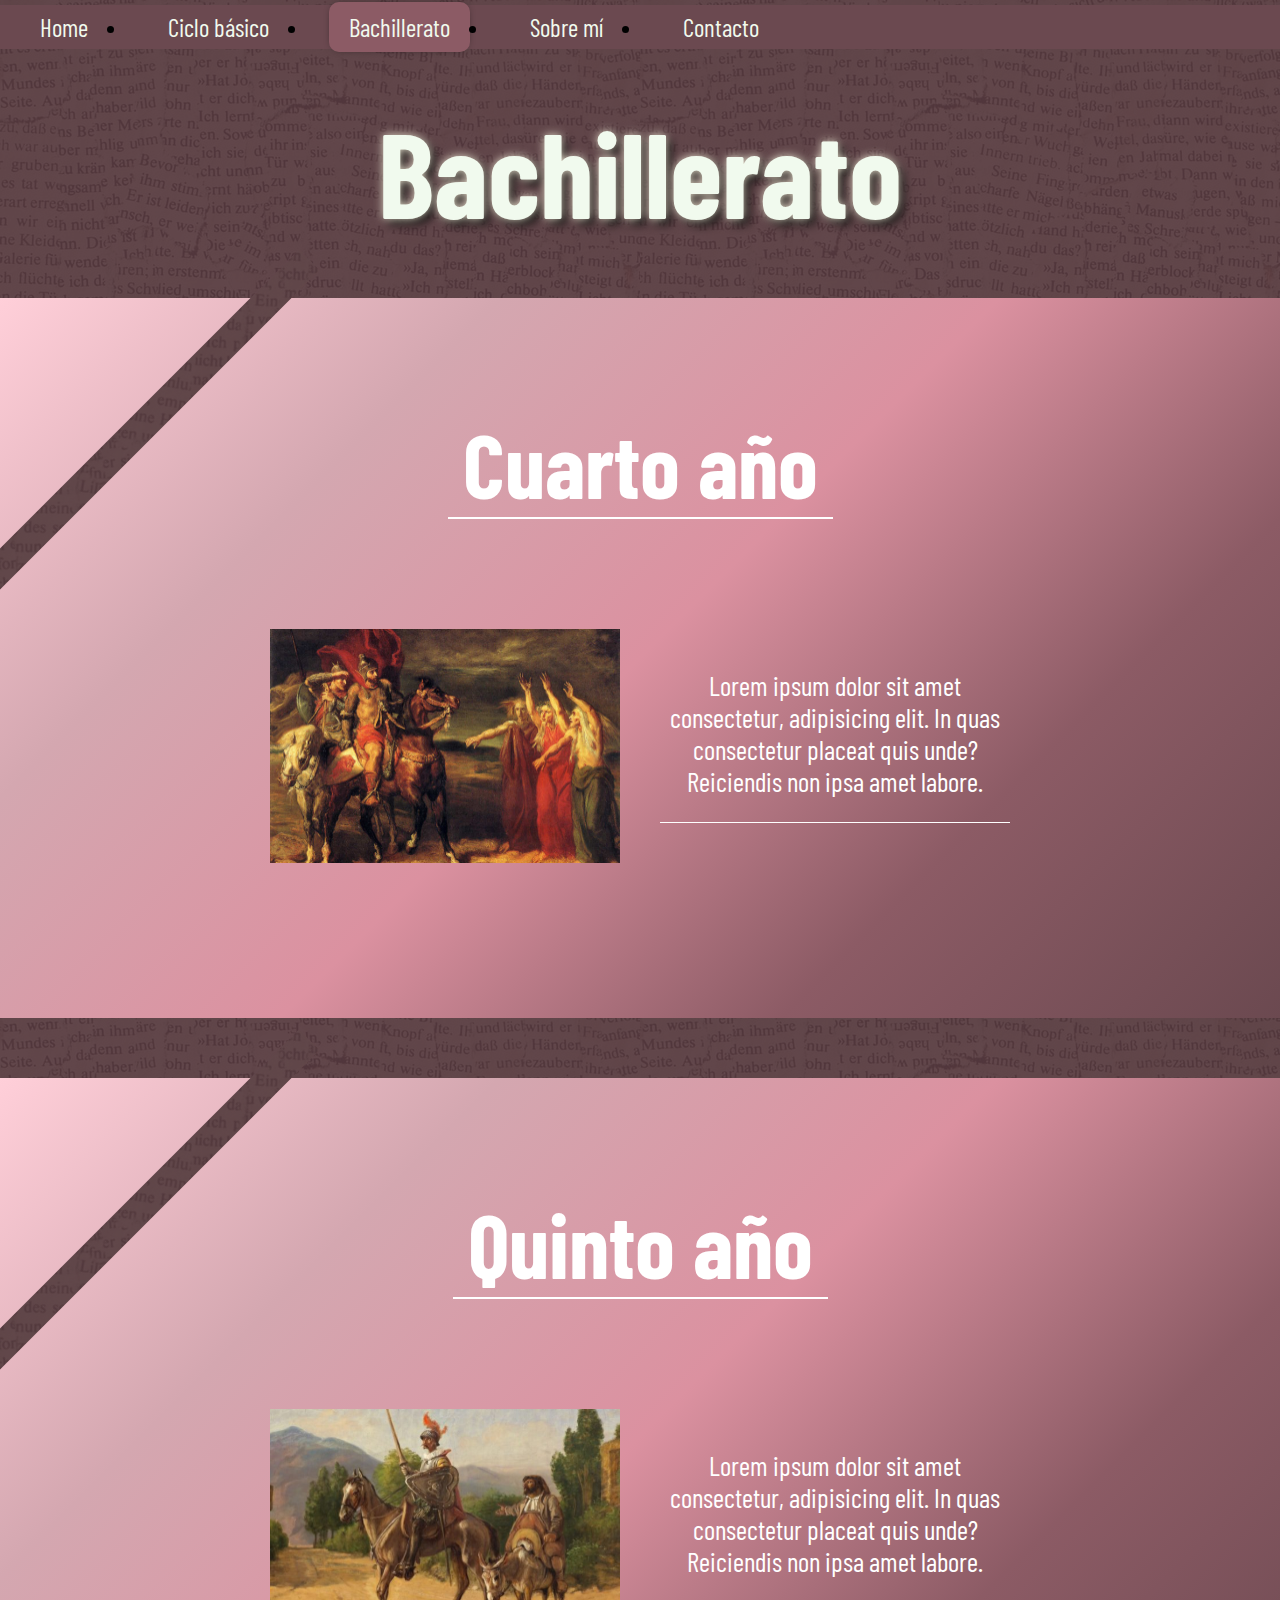
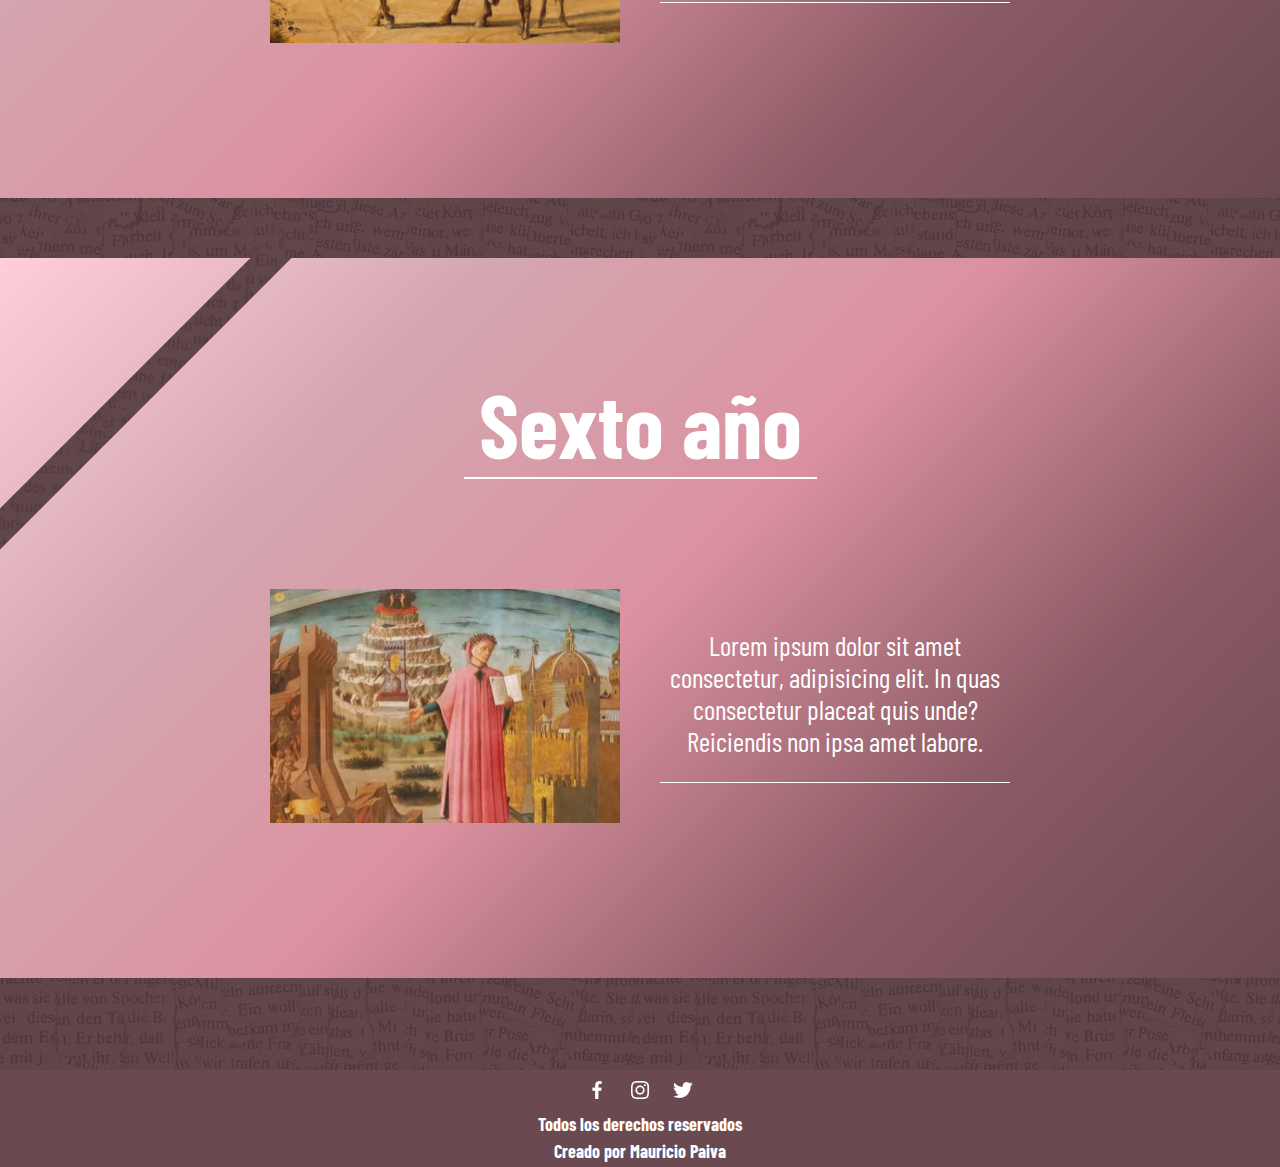
<file: pages/bach.html>
<!DOCTYPE html>
<html lang="en">
<head>
    <meta charset="UTF-8">
    <meta http-equiv="X-UA-Compatible" content="IE=edge">
    <meta name="viewport" content="width=device-width, initial-scale=1.0">
    <meta name="description" content="Aun no sé que poner, pero juro que para el proyecto final se me va a ocurrir algo épico. :3">
    <meta name="keywords" content="Palabras, clave, Para, El proyecto, Final, Lo juro, _:3">

    <!-- Texto animado -->
    <link rel="stylesheet" href="https://cdnjs.cloudflare.com/ajax/libs/animate.css/4.1.1/animate.min.css"/>

    

    <!-- Fuentes -->
    <link rel="preconnect" href="https://fonts.googleapis.com">
    <link rel="preconnect" href="https://fonts.gstatic.com" crossorigin>
    <link href="https://fonts.googleapis.com/css2?family=Barlow+Condensed:ital,wght@0,100;1,100&family=Clicker+Script&family=Fascinate+Inline&display=swap" rel="stylesheet">
    
    <link rel="preconnect" href="https://fonts.googleapis.com">
    <link rel="preconnect" href="https://fonts.gstatic.com" crossorigin>
    <link href="https://fonts.googleapis.com/css2?family=Clicker+Script&family=Fascinate+Inline&display=swap" rel="stylesheet">

    <!-- CSS BS -->
    <link href="https://cdn.jsdelivr.net/npm/bootstrap@5.2.0-beta1/dist/css/bootstrap.min.css" rel="stylesheet" integrity="sha384-0evHe/X+R7YkIZDRvuzKMRqM+OrBnVFBL6DOitfPri4tjfHxaWutUpFmBp4vmVor" crossorigin="anonymous">

    <!-- mi CSS -->
    <link rel="stylesheet" href="../css/main.css">
    <title>Rincón de letras - Ciclo básico</title>
</head>
<body>
    <div class="contenedor-tres">  
        <header class="header">
            <nav class="menu navbar navbar-expand-lg ">
                <div class="menu__div-fluid container-fluid">
                    <a href="../index.html" class="a-none">Home</a>
                    <button class="menu__icono " type="button" data-bs-toggle="collapse" data-bs-target="#navbarSupportedContent" aria-controls="navbarSupportedContent" aria-expanded="false" aria-label="Toggle navigation">
                        <img src="../img/menu-icono.png" alt="">
                    </button>
                    <div class="collapse navbar-collapse" id="navbarSupportedContent">
                        <ul class="menu__ul navbar-nav">
                            <li class="menu__li">
                                <a class="menu__a " href="../index.html">Home</a>
                            </li>
                            <li class="menu__li">
                                <a class="menu__a " href="cb.html">Ciclo básico</a>
                            </li>
                            <li class="menu__li">
                                <a class="menu__a selected" href="bach.html">Bachillerato</a>
                            </li>
                            <li class="menu__li">
                                <a class="menu__a " href="sobmi.html">Sobre mí</a>
                            </li>
                            <li class="menu__li">
                                <a class="menu__a " href="contacto.html">Contacto</a>
                            </li>
                        </ul>
                    </div>
                </div>
              </nav>
              <h1 class="header__h1 animate__animated animate__bounce animate__flash">Bachillerato</h1>
        </header>
        <main class="main">
            <div class="cont-4to">
                <span></span>
                <div class="div-h3">
                    <h3>Cuarto año</h3>
                </div>         
                <div class="cont-bach">
                    <div class="div-img">
                        <img src="../img/bach-1.svg" alt="">
                    </div>
                        <div class="p">
                            <a href="#">
                                <p>
                                    Lorem ipsum dolor sit amet consectetur, adipisicing elit. In quas consectetur placeat quis unde? Reiciendis non ipsa amet labore. 
                                </p>
                            </a>
                        </div>
                </div>
            </div>              
            <div class="cont-5to">
                <span></span>
                <div class="div-h3">
                    <h3>Quinto año</h3>
                </div>
                <div class="cont-bach">
                    <div class="div-img">
                        <img src="../img/bach-2.svg" alt="">
                    </div>
                    <div class="p">
                        <a href="#">
                            <p>
                                Lorem ipsum dolor sit amet consectetur, adipisicing elit. In quas consectetur placeat quis unde? Reiciendis non ipsa amet labore. 
                            </p>
                        </a>
                    </div>
                </div>
            </div>
            <div class="cont-6to">
                <span></span>
                <div class="div-h3">
                    <h3>Sexto año</h3>
                </div>
                <div class="cont-bach">
                    <div class="div-img">
                        <img src="../img/bach-3.svg" alt="">
                    </div>
                    <div class="p">
                        <a href="#">
                            <p>
                                Lorem ipsum dolor sit amet consectetur, adipisicing elit. In quas consectetur placeat quis unde? Reiciendis non ipsa amet labore. 
                            </p>
                        </a>
                    </div>
                </div>
            </div>
        </main>
        <footer class="footer">
            <div class="footer__img">
                <a href="https://es-la.facebook.com/" target="_blank" style="text-decoration: none;">
                    <img src="../img/fb.png" alt="">
                </a>
                <a href="https://www.instagram.com/" target="_blank" style="text-decoration: none;">
                    <img src="../img/ig.png" alt="">
                </a>
                <a href="https://twitter.com/?lang=es" target="_blank" style="text-decoration: none;">
                    <img src="../img/tw.png" alt="">
                </a>
            </div>
            <h2 class="footer__h2"> Todos los derechos reservados</h2>
            <h2 class="footer__h2">Creado por Mauricio Paiva</h2>
        </footer>  
    </div>
    <!-- JavaScript Bundle with Popper -->
    <script src="https://cdn.jsdelivr.net/npm/bootstrap@5.2.0-beta1/dist/js/bootstrap.bundle.min.js" integrity="sha384-pprn3073KE6tl6bjs2QrFaJGz5/SUsLqktiwsUTF55Jfv3qYSDhgCecCxMW52nD2" crossorigin="anonymous"></script>
</body>
</html>
</file>
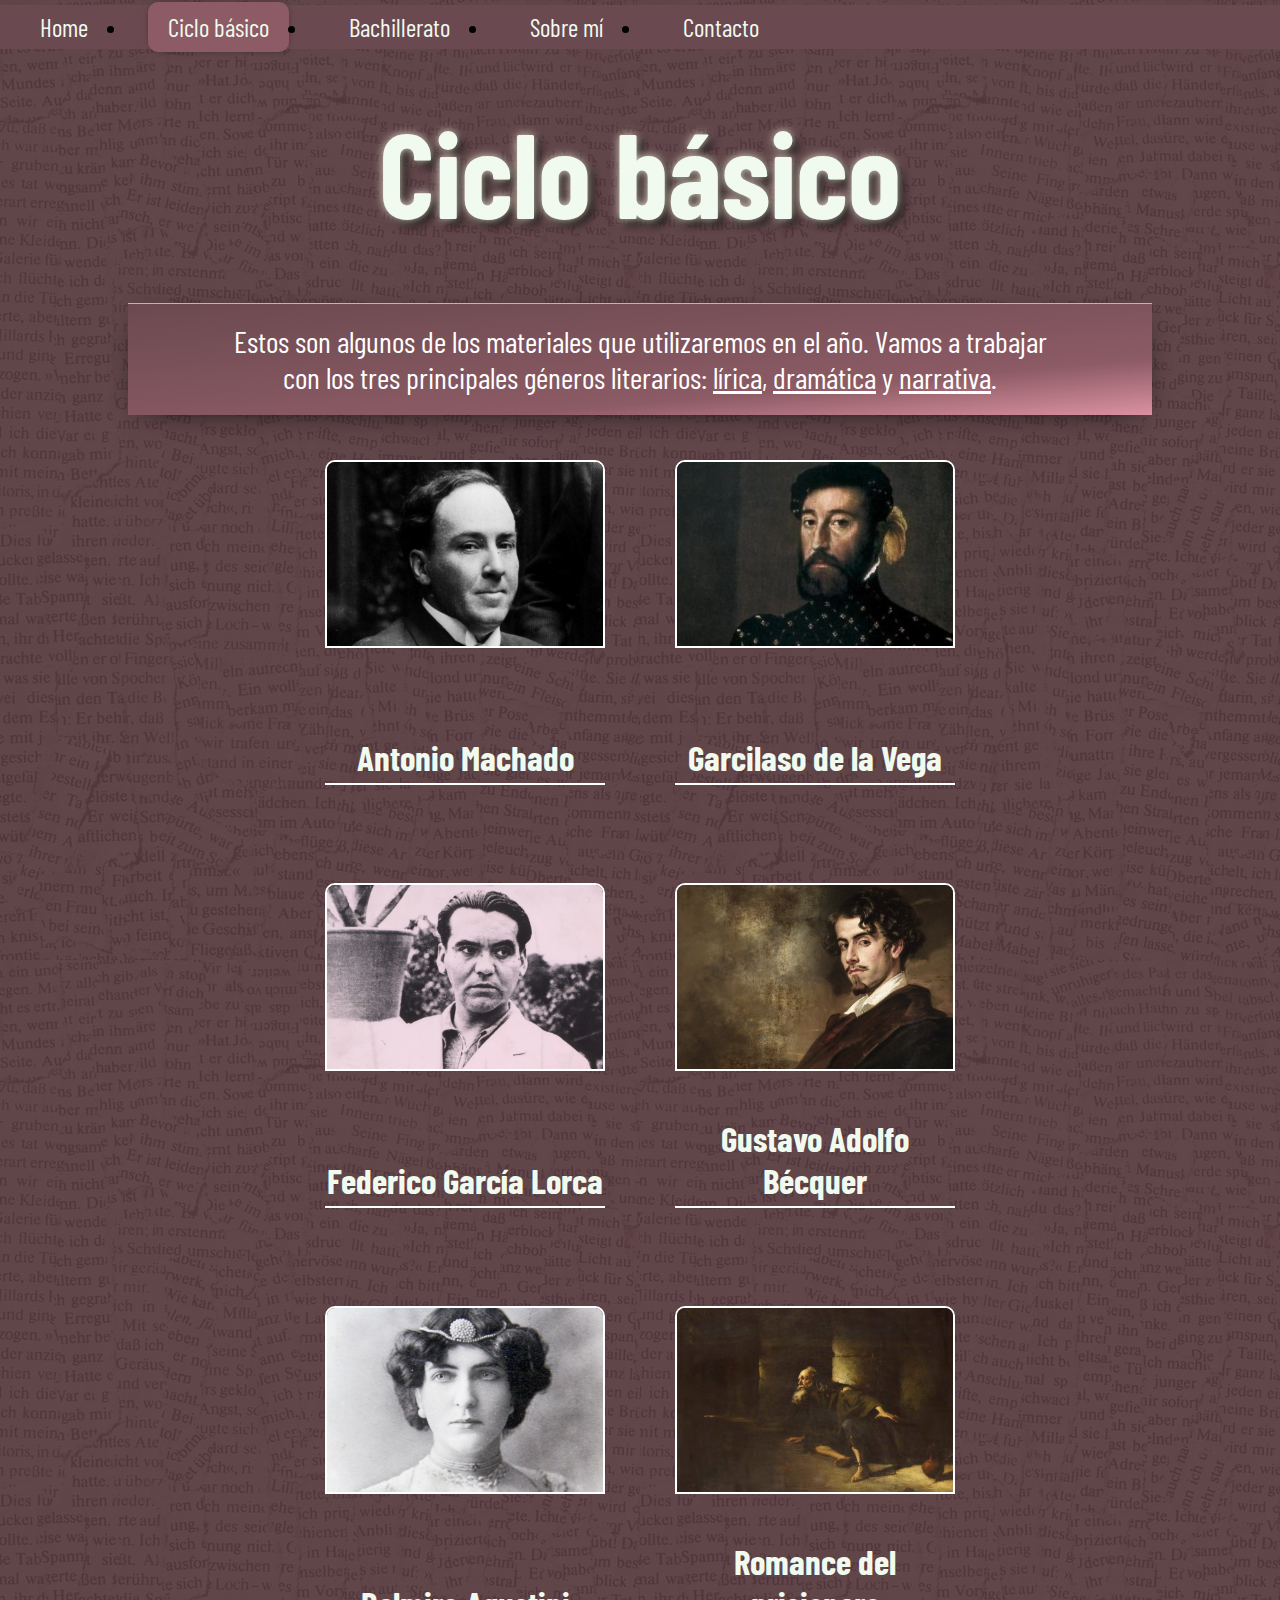
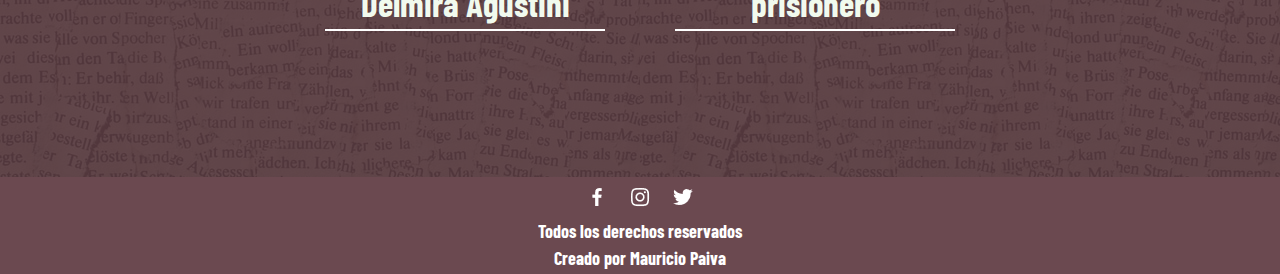
<file: pages/cb.html>
<!DOCTYPE html>
<html lang="en">
<head>
    <meta charset="UTF-8">
    <meta http-equiv="X-UA-Compatible" content="IE=edge">
    <meta name="viewport" content="width=device-width, initial-scale=1.0">
    <meta name="description" content="Aun no sé que poner, pero juro que para el proyecto final se me va a ocurrir algo épico. :3">
    <meta name="keywords" content="Palabras, clave, Para, El proyecto, Final, Lo juro, _:3">

    <!-- Texto animado -->
    <link rel="stylesheet" href="https://cdnjs.cloudflare.com/ajax/libs/animate.css/4.1.1/animate.min.css"/>

    <!-- Fuentes -->
    <link rel="preconnect" href="https://fonts.googleapis.com">
    <link rel="preconnect" href="https://fonts.gstatic.com" crossorigin>
    <link href="https://fonts.googleapis.com/css2?family=Barlow+Condensed:ital,wght@0,100;1,100&family=Clicker+Script&family=Fascinate+Inline&display=swap" rel="stylesheet">
    
    <link rel="preconnect" href="https://fonts.googleapis.com">
    <link rel="preconnect" href="https://fonts.gstatic.com" crossorigin>
    <link href="https://fonts.googleapis.com/css2?family=Clicker+Script&family=Fascinate+Inline&display=swap" rel="stylesheet">

    <!-- CSS BS -->
    <link href="https://cdn.jsdelivr.net/npm/bootstrap@5.2.0-beta1/dist/css/bootstrap.min.css" rel="stylesheet" integrity="sha384-0evHe/X+R7YkIZDRvuzKMRqM+OrBnVFBL6DOitfPri4tjfHxaWutUpFmBp4vmVor" crossorigin="anonymous">

    <!-- mi CSS -->
    <link rel="stylesheet" href="../css/main.css">
    <title>Rincón de letras - Ciclo básico</title>
</head>
<body>
    <div class="contenedor-dos">
        <header class="header">
            <nav class="menu navbar navbar-expand-lg ">
                <div class="menu__div-fluid container-fluid">
                    <a href="../index.html" class="a-none">Home</a>
                    <button class="menu__icono " type="button" data-bs-toggle="collapse" data-bs-target="#navbarSupportedContent" aria-controls="navbarSupportedContent" aria-expanded="false" aria-label="Toggle navigation">
                        <img src="../img/menu-icono.png" alt="">
                    </button>
                    <div class="collapse navbar-collapse" id="navbarSupportedContent">
                        <ul class="menu__ul navbar-nav">
                            <li class="menu__li">
                                <a class="menu__a " href="../index.html">Home</a>
                            </li>
                            <li class="menu__li">
                                <a class="menu__a selected" href="cb.html">Ciclo básico</a>
                            </li>
                            <li class="menu__li">
                                <a class="menu__a " href="bach.html">Bachillerato</a>
                            </li>
                            <li class="menu__li">
                                <a class="menu__a " href="sobmi.html">Sobre mí</a>
                            </li>
                            <li class="menu__li">
                                <a class="menu__a " href="contacto.html">Contacto</a>
                            </li>
                        </ul>
                    </div>
                </div>
              </nav>
              <h1 class="header__h1 animate__animated animate__bounce animate__flash">Ciclo básico</h1>
        </header>
        <main class="main">
            <div class="div-p">
                <p>
                    Estos son algunos de los materiales que utilizaremos en el año.  Vamos a trabajar con los tres principales géneros literarios: <a href="https://es.wikipedia.org/wiki/L%C3%ADrica" target="blank">lírica</a>, <a href="https://es.wikipedia.org/wiki/Drama" target="blank">dramática</a> y <a href="https://es.wikipedia.org/wiki/Narrativa" target="blank">narrativa</a>.
                </p>
            </div>
            <div class="cont-dinamico">
                <a href="#">
                    <div class="cont-1">
                        <img src="../img/cb-1.svg" alt="">
                        <h2>Antonio Machado</h2>
                    </div>
                </a>
                <a href="#">
                    <div class="cont-2">
                        <img src="../img/cb-2.svg" alt="">
                        <h2>Garcilaso de la Vega</h2>
                    </div>
                </a>
                <a href="#">
                    <div class="cont-3">
                        <img src="../img/cb-3.svg" alt="">
                        <h3>Federico García Lorca</h3>
                    </div>
                </a>
                <a href="#">
                    <div class="cont-4">
                        <img src="../img/cb-4.svg" alt="">
                        <h3>Gustavo Adolfo Bécquer</h3>
                    </div>
                </a>
                <a href="#">
                    <div class="cont-5">
                        <img src="../img/cb-5.svg" alt="">
                        <h3>Delmira Agustini</h3>
                    </div>
                </a>
                <a href="#">
                    <div class="cont-6">
                        <img src="../img/cb-6.svg" alt="">
                        <h3>Romance del prisionero</h3>
                    </div>
                </a>                  
            </div>
        </main>
        <footer class="footer">
            <div class="footer__img">
                <a href="https://es-la.facebook.com/" target="_blank" style="text-decoration: none;">
                    <img src="../img/fb.png" alt="">
                </a>
                <a href="https://www.instagram.com/" target="_blank" style="text-decoration: none;">
                    <img src="../img/ig.png" alt="">
                </a>
                <a href="https://twitter.com/?lang=es" target="_blank" style="text-decoration: none;">
                    <img src="../img/tw.png" alt="">
                </a>
            </div>
            <h2 class="footer__h2"> Todos los derechos reservados</h2>
            <h2 class="footer__h2">Creado por Mauricio Paiva</h2>
        </footer>
    </div>
    <!-- JavaScript Bundle with Popper -->
    <script src="https://cdn.jsdelivr.net/npm/bootstrap@5.2.0-beta1/dist/js/bootstrap.bundle.min.js" integrity="sha384-pprn3073KE6tl6bjs2QrFaJGz5/SUsLqktiwsUTF55Jfv3qYSDhgCecCxMW52nD2" crossorigin="anonymous"></script>
</body>
</html>
</file>
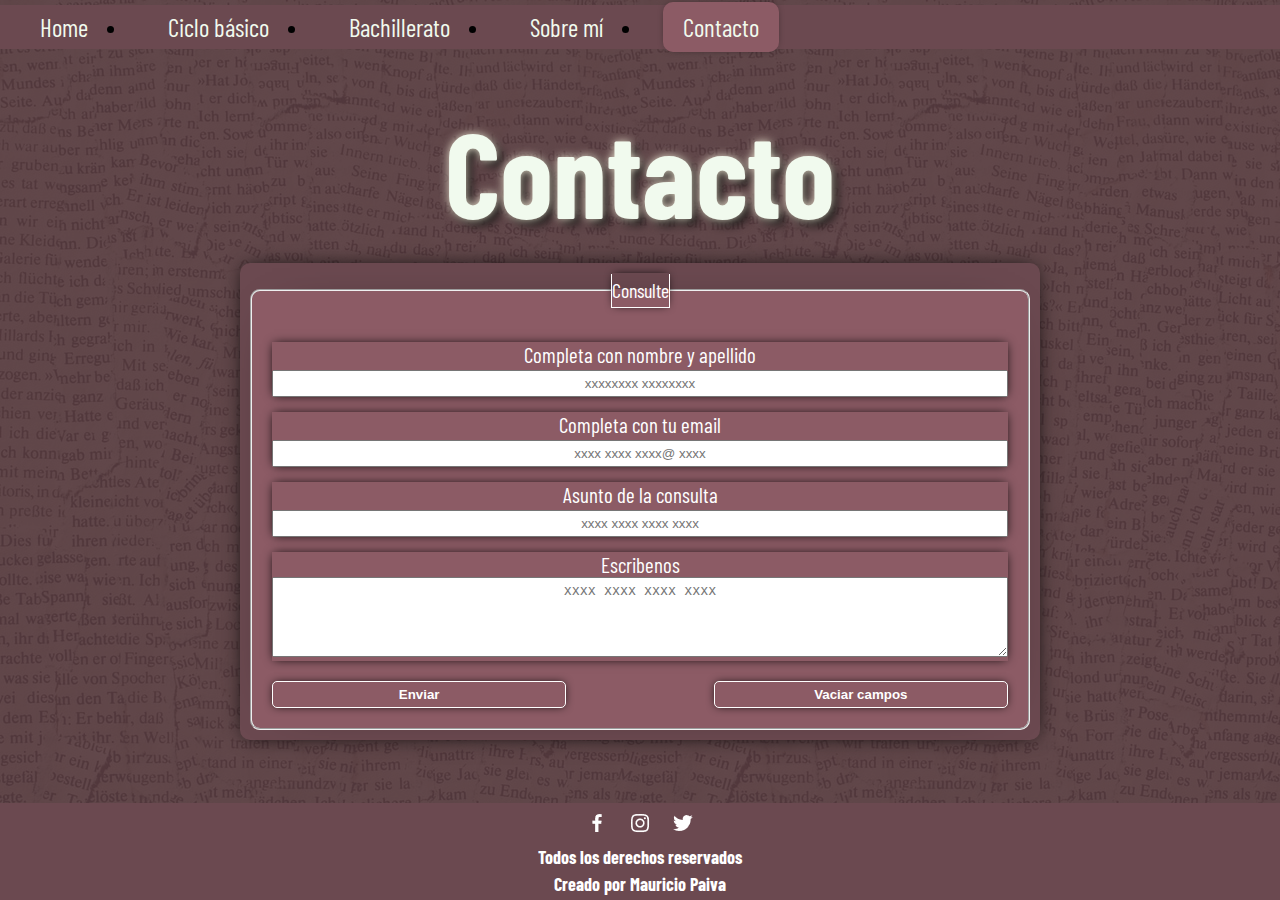
<file: pages/contacto.html>
<!DOCTYPE html>
<html lang="en">
<head>
    <meta charset="UTF-8">
    <meta http-equiv="X-UA-Compatible" content="IE=edge">
    <meta name="viewport" content="width=device-width, initial-scale=1.0">
    <meta name="description" content="Aun no sé que poner, pero juro que para el proyecto final se me va a ocurrir algo épico. :3">
    <meta name="keywords" content="Palabras, clave, Para, El proyecto, Final, Lo juro, _:3">

    <!-- Texto animado -->
    <link rel="stylesheet" href="https://cdnjs.cloudflare.com/ajax/libs/animate.css/4.1.1/animate.min.css"/>

    <!-- Fuentes -->
    <link rel="preconnect" href="https://fonts.googleapis.com">
    <link rel="preconnect" href="https://fonts.gstatic.com" crossorigin>
    <link href="https://fonts.googleapis.com/css2?family=Barlow+Condensed:ital,wght@0,100;1,100&family=Clicker+Script&family=Fascinate+Inline&display=swap" rel="stylesheet">
    
    <link rel="preconnect" href="https://fonts.googleapis.com">
    <link rel="preconnect" href="https://fonts.gstatic.com" crossorigin>
    <link href="https://fonts.googleapis.com/css2?family=Clicker+Script&family=Fascinate+Inline&display=swap" rel="stylesheet">

    <!-- CSS BS -->
    <link href="https://cdn.jsdelivr.net/npm/bootstrap@5.2.0-beta1/dist/css/bootstrap.min.css" rel="stylesheet" integrity="sha384-0evHe/X+R7YkIZDRvuzKMRqM+OrBnVFBL6DOitfPri4tjfHxaWutUpFmBp4vmVor" crossorigin="anonymous">

    <!-- mi CSS -->
    <link rel="stylesheet" href="../css/main.css">
    <title>Rincón de letras - Ciclo básico</title>
</head>
<body>
    <div class="contenedor-cinco">        
        <header class="header">
            <nav class="menu navbar navbar-expand-lg ">
                <div class="menu__div-fluid container-fluid">
                    <a href="../index.html" class="a-none">Home</a>
                    <button class="menu__icono " type="button" data-bs-toggle="collapse" data-bs-target="#navbarSupportedContent" aria-controls="navbarSupportedContent" aria-expanded="false" aria-label="Toggle navigation">
                        <img src="../img/menu-icono.png" alt="">
                    </button>
                    <div class="collapse navbar-collapse" id="navbarSupportedContent">
                        <ul class="menu__ul navbar-nav">
                            <li class="menu__li">
                                <a class="menu__a " href="../index.html">Home</a>
                            </li>
                            <li class="menu__li">
                                <a class="menu__a " href="cb.html">Ciclo básico</a>
                            </li>
                            <li class="menu__li">
                                <a class="menu__a " href="bach.html">Bachillerato</a>
                            </li>
                            <li class="menu__li">
                                <a class="menu__a " href="sobmi.html">Sobre mí</a>
                            </li>
                            <li class="menu__li">
                                <a class="menu__a selected" href="contacto.html">Contacto</a>
                            </li>
                        </ul>
                    </div>
                </div>
              </nav>
              <h1 class="header__h1 animate__animated animate__bounce animate__flash">Contacto</h1>
        </header>
        <main class="main">
            <form action="" class="form">
                <fieldset class="form__area">
                    <legend class="form__title"> Consulte </legend>
        
                    <div class="form__div">
                        <label for="nombre" class="form__lab">
                            Completa con nombre y apellido 
                         </label>
                        <input type="text" name="nombre" placeholder="xxxxxxxx xxxxxxxx" class="form__input">
                    </div>
        
                    <div class="form__div">
                        <label for="email" class="form__lab">
                            Completa con tu email
                        </label>
                        <input type="email" name="email" placeholder="xxxx xxxx xxxx@ xxxx" class="form__input">
                    </div>
        
                    <div class="form__div">
                        <label for="numero-telefonico" class="form__lab">
                            Asunto de la consulta
                        </label>
                        <input type="text" name="asunto" placeholder="xxxx xxxx xxxx xxxx" class="form__input">
                    </div>
        
                    <div class="form__div">
                        <label for="consulta" class="form__lab">
                            Escribenos
                         </label>
                         <textarea name="consulta" placeholder="xxxx xxxx xxxx xxxx" class="form__input-consulta" cols="30" rows="10"></textarea>
                        
                    </div>
        
                    <div class="form__div-1">
                        <input type="submit" value="Enviar" class="form__input-1">
                        <input type="reset" value="Vaciar campos" class="form__input-1">
                     </div>
                </fieldset>
            </form>
        </main>
      
        <footer class="footer">
            <div class="footer__img">
                <a href="https://es-la.facebook.com/" target="_blank" style="text-decoration: none;">
                    <img src="../img/fb.png" alt="">
                </a>
                <a href="https://www.instagram.com/" target="_blank" style="text-decoration: none;">
                    <img src="../img/ig.png" alt="">
                </a>
                <a href="https://twitter.com/?lang=es" target="_blank" style="text-decoration: none;">
                    <img src="../img/tw.png" alt="">
                </a>
            </div>
            <h2 class="footer__h2"> Todos los derechos reservados</h2>
            <h2 class="footer__h2">Creado por Mauricio Paiva</h2>
        </footer> 
    </div>
    <!-- JavaScript Bundle with Popper -->
    <script src="https://cdn.jsdelivr.net/npm/bootstrap@5.2.0-beta1/dist/js/bootstrap.bundle.min.js" integrity="sha384-pprn3073KE6tl6bjs2QrFaJGz5/SUsLqktiwsUTF55Jfv3qYSDhgCecCxMW52nD2" crossorigin="anonymous"></script>

</body>
</html>
</file>
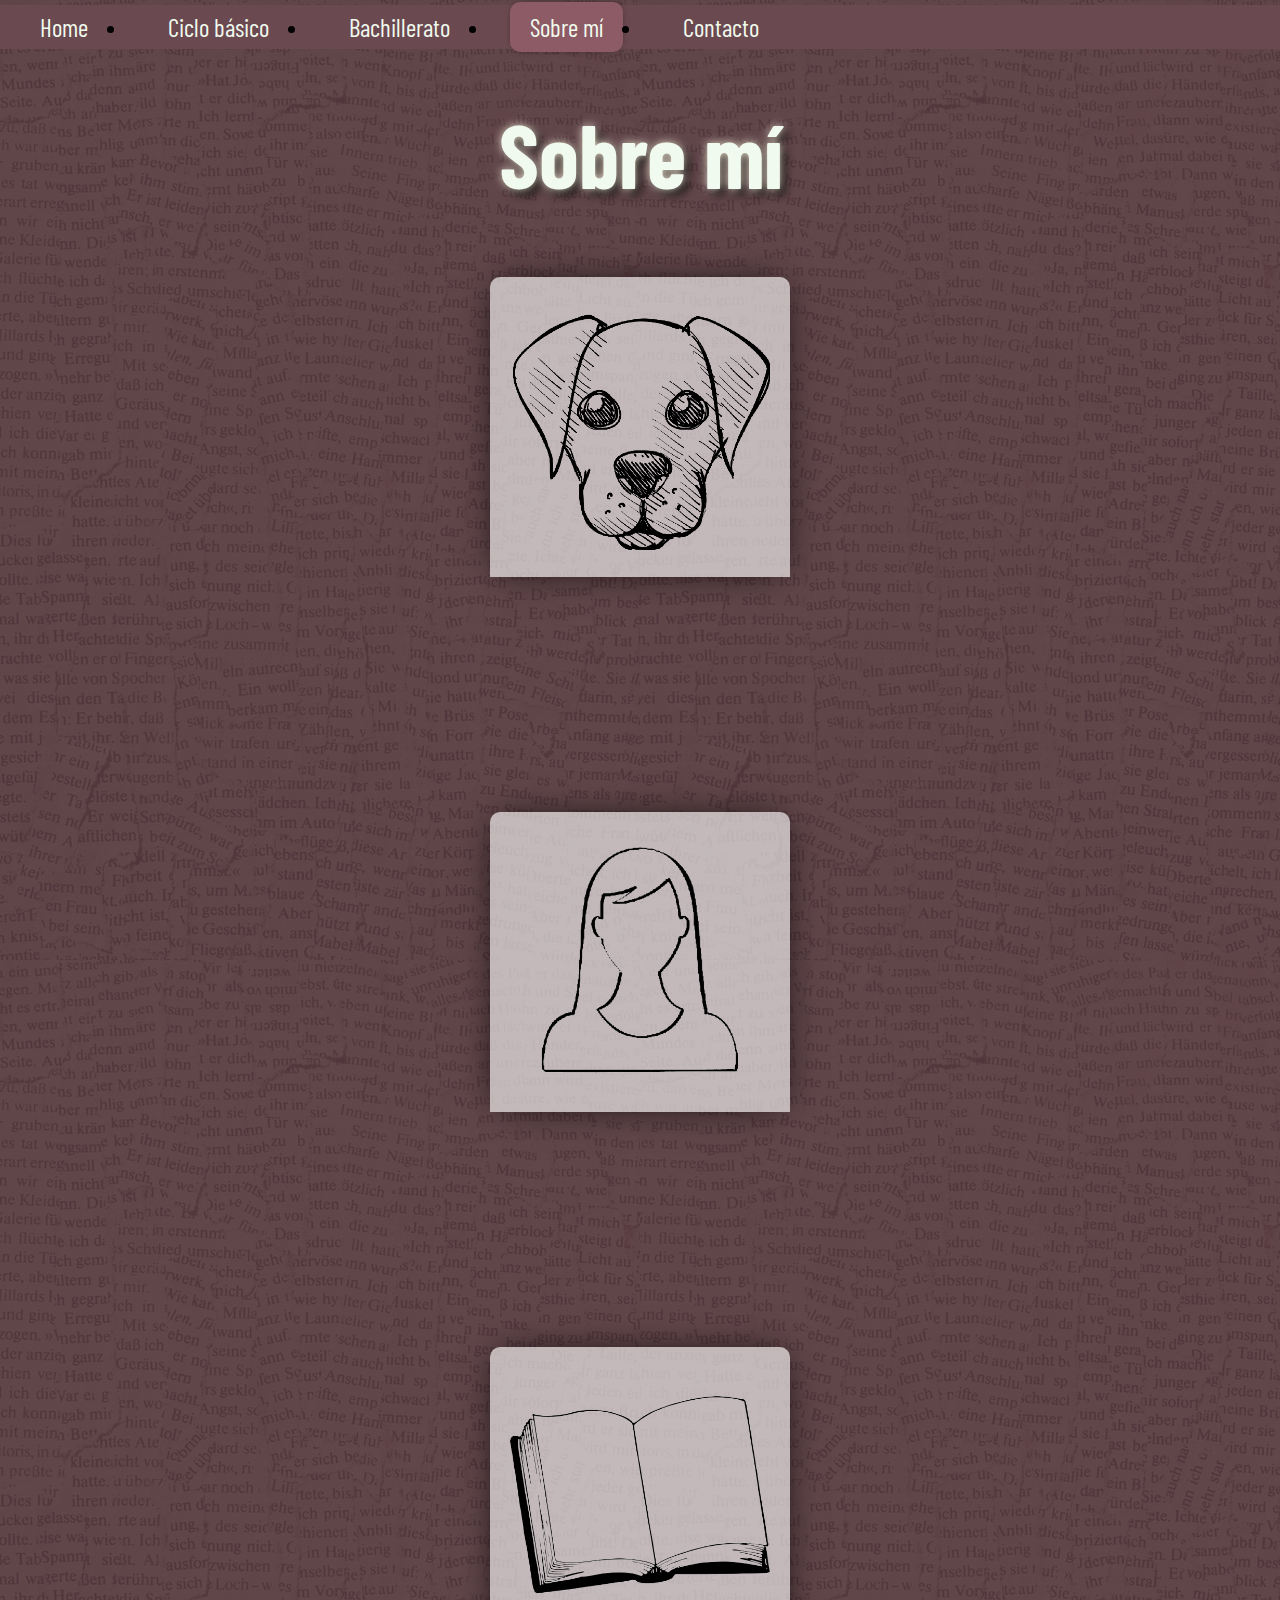
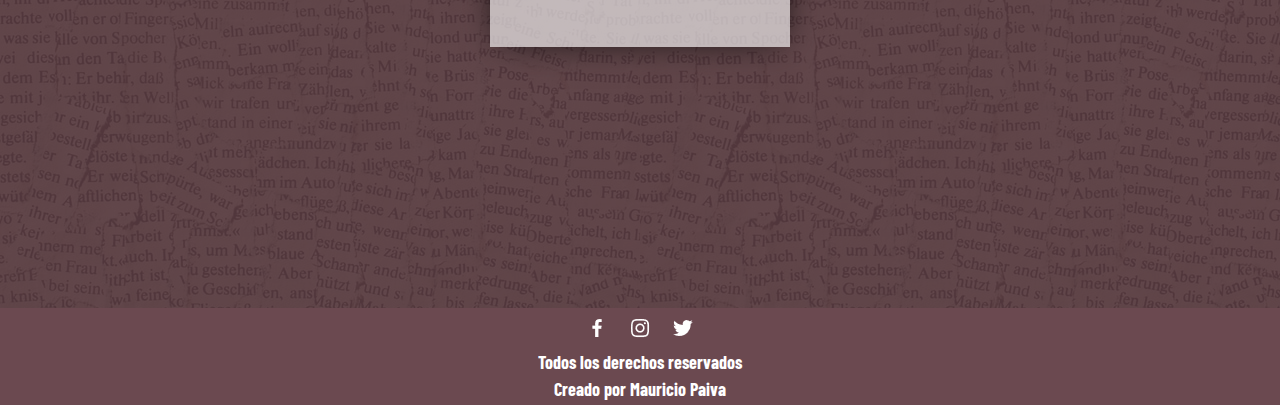
<file: pages/sobmi.html>
<!DOCTYPE html>
<html lang="en">
<head>
    <meta charset="UTF-8">
    <meta http-equiv="X-UA-Compatible" content="IE=edge">
    <meta name="viewport" content="width=device-width, initial-scale=1.0">
    <meta name="description" content="Aun no sé que poner, pero juro que para el proyecto final se me va a ocurrir algo épico. :3">
    <meta name="keywords" content="Palabras, clave, Para, El proyecto, Final, Lo juro, _:3">

    <!-- Texto animado -->
    <link rel="stylesheet" href="https://cdnjs.cloudflare.com/ajax/libs/animate.css/4.1.1/animate.min.css"/>

    <!-- Fuentes -->
    <link rel="preconnect" href="https://fonts.googleapis.com">
    <link rel="preconnect" href="https://fonts.gstatic.com" crossorigin>
    <link href="https://fonts.googleapis.com/css2?family=Barlow+Condensed:ital,wght@0,100;1,100&family=Clicker+Script&family=Fascinate+Inline&display=swap" rel="stylesheet">
    
    <link rel="preconnect" href="https://fonts.googleapis.com">
    <link rel="preconnect" href="https://fonts.gstatic.com" crossorigin>
    <link href="https://fonts.googleapis.com/css2?family=Clicker+Script&family=Fascinate+Inline&display=swap" rel="stylesheet">

    <!-- CSS BS -->
    <link href="https://cdn.jsdelivr.net/npm/bootstrap@5.2.0-beta1/dist/css/bootstrap.min.css" rel="stylesheet" integrity="sha384-0evHe/X+R7YkIZDRvuzKMRqM+OrBnVFBL6DOitfPri4tjfHxaWutUpFmBp4vmVor" crossorigin="anonymous">

    <!-- mi CSS -->
    <link rel="stylesheet" href="../css/main.css">
    <title>Rincón de letras - Ciclo básico</title>
</head>
<body>
    <div class="contenedor-cuatro">  
        <header class="header">
            <nav class="menu navbar navbar-expand-lg ">
                <div class="menu__div-fluid container-fluid">
                    <a href="../index.html" class="a-none">Home</a>
                    <button class="menu__icono " type="button" data-bs-toggle="collapse" data-bs-target="#navbarSupportedContent" aria-controls="navbarSupportedContent" aria-expanded="false" aria-label="Toggle navigation">
                        <img src="../img/menu-icono.png" alt="">
                    </button>
                    <div class="collapse navbar-collapse" id="navbarSupportedContent">
                        <ul class="menu__ul navbar-nav">
                            <li class="menu__li">
                                <a class="menu__a " href="../index.html">Home</a>
                            </li>
                            <li class="menu__li">
                                <a class="menu__a " href="cb.html">Ciclo básico</a>
                            </li>
                            <li class="menu__li">
                                <a class="menu__a " href="bach.html">Bachillerato</a>
                            </li>
                            <li class="menu__li">
                                <a class="menu__a selected" href="sobmi.html">Sobre mí</a>
                            </li>
                            <li class="menu__li">
                                <a class="menu__a " href="contacto.html">Contacto</a>
                            </li>
                        </ul>
                    </div>
                </div>
            </nav>
            <h1 class="header__h1 animate__animated animate__bounce animate__flash"> Sobre mí</h1>
        </header>
        <main class="main">
            <div class="cont-1">
                <div class="div-img-1">
                    <img src="../img/sobmi-mascota.png" alt="">
                </div>
                <div class="parrafo-1">
                    <p>
                        Lorem ipsum dolor sit amet consectetur adipisicing elit. Omnis ullam iure quas accusantium veritatis, impedit esse ex dignissimos fugit! Quisquam molestias.
                    </p>
                </div>
            </div>
            <div class="cont-2">
                <div class="div-img-2">
                    <img src="../img/sobmi-persona.png" alt="">
                </div>
                <div class="parrafo-2">
                    <p>
                        Lorem ipsum dolor sit amet consectetur adipisicing elit. Omnis ullam iure quas accusantium veritatis, impedit esse ex dignissimos fugit! Quisquam molestias.
                    </p>
                </div>
            </div>
            <div class="cont-3">
                <div class="div-img-3">
                    <img src="../img/sobmi-book.png" alt="">
                </div>
                <div class="parrafo-3">
                    <p>
                        Lorem ipsum dolor sit amet consectetur adipisicing elit. Omnis ullam iure quas accusantium veritatis, impedit esse ex dignissimos fugit! Quisquam molestias.
                    </p>
                </div>
            </div>
        </main>
        <footer class="footer">
            <div class="footer__img">
                <a href="https://es-la.facebook.com/" target="_blank" style="text-decoration: none;">
                    <img src="../img/fb.png" alt="">
                </a>
                <a href="https://www.instagram.com/" target="_blank" style="text-decoration: none;">
                    <img src="../img/ig.png" alt="">
                </a>
                <a href="https://twitter.com/?lang=es" target="_blank" style="text-decoration: none;">
                    <img src="../img/tw.png" alt="">
                </a>
            </div>
            <h2 class="footer__h2"> Todos los derechos reservados</h2>
            <h2 class="footer__h2">Creado por Mauricio Paiva</h2>
        </footer>    
    </div>
    <!-- JavaScript Bundle with Popper -->
    <script src="https://cdn.jsdelivr.net/npm/bootstrap@5.2.0-beta1/dist/js/bootstrap.bundle.min.js" integrity="sha384-pprn3073KE6tl6bjs2QrFaJGz5/SUsLqktiwsUTF55Jfv3qYSDhgCecCxMW52nD2" crossorigin="anonymous"></script>

</body>
</html>
</file>
<file: css/main.css>
.contenedor-dos .main .cont-dinamico a div h2, .contenedor-dos .main .cont-dinamico a div h3 {
  color: #F1FAEE;
  height: 10rem;
  display: flex;
  justify-content: center;
  align-items: flex-end;
  font-size: 3.5rem;
  margin-bottom: 0.5rem;
  text-align: center; }

.contenedor-cuatro .main .cont-1 .div-img-1, .contenedor-cuatro .main .cont-2 .div-img-2, .contenedor-cuatro .main .cont-3 .div-img-3 {
  background-color: rgba(255, 255, 255, 0.623);
  padding: 2rem;
  border-start-start-radius: 1rem;
  border-start-end-radius: 1rem;
  margin-bottom: 2rem;
  box-shadow: 0px 0px 35px -10px black;
  width: 50%;
  max-width: 24rem;
  display: flex;
  justify-content: center;
  align-items: center; }

.contenedor-cuatro .main .cont-1 .parrafo-1 p, .contenedor-cuatro .main .cont-2 .parrafo-2 p, .contenedor-cuatro .main .cont-3 .parrafo-3 p {
  color: white;
  text-align: center;
  width: 75%;
  font-size: 2rem;
  box-shadow: 1px -1px 0.1px white inset, -1px -1px 0.1px white inset, 0px 0px 35px -10px black;
  padding: 1rem 2rem 1.5rem 2rem; }

@media screen and (min-width: 601px) {
  .contenedor-cuatro .main .cont-1 .div-img-1, .contenedor-cuatro .main .cont-2 .div-img-2, .contenedor-cuatro .main .cont-3 .div-img-3 {
    max-width: 30rem;
    width: 40%;
    margin-bottom: 3rem; }
  .contenedor-cuatro .main .cont-1 .parrafo-1 p, .contenedor-cuatro .main .cont-2 .parrafo-2 p, .contenedor-cuatro .main .cont-3 .parrafo-3 p {
    font-size: 2.5rem;
    width: 65%; } }

/*Estilos compartidos*/
* {
  padding: 0;
  margin: 0;
  box-sizing: border-box; }

html {
  font-size: 10px; }

body {
  position: relative;
  font-size: 1.5rem;
  background-image: url(../img/fondo3.png);
  background-color: #6B4950;
  min-height: 100vh;
  font-family: 'Barlow Condensed', sans-serif; }

.menu {
  background-color: #6B4950; }
  .menu .menu__div-fluid {
    display: flex;
    justify-content: space-between;
    align-items: center;
    padding: 0;
    margin: 0.5rem 0rem; }
    .menu .menu__div-fluid .a-none {
      color: #F1FAEE;
      margin: 0rem 0rem 0rem 2rem;
      font-size: 1.8rem;
      text-decoration: none; }
    .menu .menu__div-fluid .a-none:active {
      transform: translate(3px, 3px); }
    .menu .menu__div-fluid .menu__icono {
      margin-right: 2rem;
      padding: 0.3rem;
      background-color: transparent;
      border: none; }
    .menu .menu__div-fluid .menu__ul .menu__li {
      margin: 0.2rem 0rem;
      padding: 0.5rem 2rem;
      font-size: 1.8rem; }
      .menu .menu__div-fluid .menu__ul .menu__li .menu__a {
        color: #F1FAEE;
        text-decoration: none; }
    .menu .menu__div-fluid .menu__ul .menu__li:active {
      transform: translate(3px, 3px); }
    .menu .menu__div-fluid .menu__ul .menu__li:nth-child(1) {
      display: none; }

.footer {
  grid-area: footer;
  text-align: center;
  background-color: #6B4950;
  font-size: 1.5rem;
  position: absolute;
  bottom: 0;
  width: 100%;
  padding: 0.5rem; }
  .footer .footer__img a img {
    padding: 0.3rem 0.3rem;
    margin: 0rem 0.5rem; }
  .footer .footer__h2 {
    color: white;
    margin-top: 0.5rem;
    font-size: 1.2rem; }

@media screen and (min-width: 600px) {
  .menu .menu__div-fluid .a-none {
    font-size: 2.1rem; }
  .menu .menu__div-fluid .menu__icono img {
    width: 3rem; }
  .menu .menu__div-fluid .menu__ul .menu__li {
    font-size: 2.1rem; }
  .footer .footer__h2 {
    font-size: 1.8rem; } }

@media screen and (min-width: 992px) {
  .menu .menu__div-fluid .menu__icono {
    display: none; }
  .menu .menu__div-fluid .a-none {
    display: none; }
  .menu .menu__div-fluid .menu__ul {
    width: 100%;
    display: flex;
    justify-content: space-evenly; }
    .menu .menu__div-fluid .menu__ul .menu__li .menu__a {
      font-size: 2.5rem;
      padding: 1rem 2rem; }
    .menu .menu__div-fluid .menu__ul .menu__li .menu__a:hover {
      background: #8c5b65;
      background: linear-gradient(45deg, #8c5b65 0%, #db91a0 100%);
      border-radius: 1rem;
      box-shadow: 0px 0px 10px -5px black; }
    .menu .menu__div-fluid .menu__ul .menu__li .selected {
      background-color: #8C5B65;
      border-radius: 1rem;
      box-shadow: 0px 0px 10px -5px black; }
    .menu .menu__div-fluid .menu__ul .menu__li:nth-child(1) {
      display: block; }
  .footer .footer__img a:nth-child(1) img:hover {
    background-color: #166FE5;
    border-radius: 100%; }
  .footer .footer__img a:nth-child(2) img:hover {
    background: #d6249f;
    background: radial-gradient(circle at 30% 107%, #fdf497 0%, #fdf497 5%, #fd5949 45%, #d6249f 60%, #285AEB 90%);
    border-radius: 100%; }
  .footer .footer__img a:nth-child(3) img:hover {
    background-color: #119AFB;
    border-radius: 100%; } }

.contenedor-uno {
  display: grid;
  grid-template-areas: "header" "main" "footer";
  grid-template-rows: 1fr 3.2fr 0.5fr;
  min-height: 100vh; }
  .contenedor-uno video {
    position: fixed;
    min-width: 100%;
    min-height: 100%;
    top: 50%;
    left: 50%;
    transform: translateX(-50%) translateY(-50%);
    z-index: -1;
    -webkit-filter: grayscale(100%);
    opacity: 15%; }
  .contenedor-uno .header {
    grid-area: header; }
  .contenedor-uno .main {
    display: flex;
    flex-direction: column;
    justify-content: center;
    align-items: center;
    grid-area: main; }
    .contenedor-uno .main .centrado-h1 {
      width: 45%;
      margin-bottom: 5rem;
      display: flex;
      justify-content: center; }
      .contenedor-uno .main .centrado-h1 .main__h1 {
        text-align: center;
        font-size: 8rem;
        font-family: 'Clicker Script', cursive;
        color: #F1FAEE;
        text-shadow: 0.25rem 0.25rem black; }
    .contenedor-uno .main .main__h2 {
      text-align: center;
      font-family: 'Clicker Script', cursive;
      font-size: 5rem;
      color: #F1FAEE;
      text-shadow: 0.25rem 0.25rem black; }

@media screen and (min-width: 601px) {
  .contenedor-uno .main .centrado-h1 {
    width: 70%; }
    .contenedor-uno .main .centrado-h1 .main__h1 {
      font-size: 10rem; }
  .contenedor-uno .main .main__h2 {
    font-size: 5rem; } }

@media screen and (min-width: 992px) {
  .contenedor-uno .main .centrado-h1 {
    width: 100%; }
    .contenedor-uno .main .centrado-h1 .main__h1 {
      font-size: 13rem; }
  .contenedor-uno .main .main__h2 {
    font-size: 6rem; } }

@media screen and (min-width: 1367px) {
  .contenedor-uno .main .centrado-h1 .main__h1 {
    font-size: 15rem; }
  .contenedor-uno .main .main__h2 {
    font-size: 8rem; } }

.contenedor-dos {
  display: grid;
  grid-template-areas: "header" "main" "footer";
  grid-template-rows: 0.5fr 6fr 0.3fr; }
  .contenedor-dos .header {
    grid-area: header; }
    .contenedor-dos .header .header__h1 {
      color: #F1FAEE;
      font-size: 7rem;
      text-align: center;
      text-shadow: 0rem 0rem 1rem #ece2d0, 0.5rem 0.5rem 1rem black;
      margin: 5rem 0rem 4rem 0rem; }
  .contenedor-dos .main {
    grid-area: main;
    display: flex;
    flex-direction: column;
    justify-content: center;
    align-items: center;
    margin-top: 2rem; }
    .contenedor-dos .main .div-p {
      display: flex;
      justify-content: center;
      align-items: center;
      width: 100%;
      margin-bottom: 3.5rem;
      background: #6b4950;
      background: linear-gradient(175deg, #6b4950 0%, #8c5b65 72%, #db91a0 100%);
      box-shadow: 0px 1px 0.1px #bfb5af inset, 0px 7px 30px -15px black; }
      .contenedor-dos .main .div-p p {
        width: 80%;
        color: white;
        font-size: 2rem;
        text-align: center;
        padding: 1rem 0rem; }
        .contenedor-dos .main .div-p p a {
          color: white; }
    .contenedor-dos .main .cont-dinamico {
      display: flex;
      flex-direction: column;
      align-items: center; }
      .contenedor-dos .main .cont-dinamico a {
        display: flex;
        justify-content: center;
        text-decoration: none;
        width: 80%;
        max-width: 40rem;
        margin-bottom: 7rem; }
        .contenedor-dos .main .cont-dinamico a div {
          width: 100%;
          box-shadow: 0px 2px 0.1px white;
          display: flex;
          flex-direction: column;
          align-items: center; }
          .contenedor-dos .main .cont-dinamico a div img {
            width: 100%;
            max-width: 40rem;
            border-start-end-radius: 1rem;
            border-start-start-radius: 1rem;
            border: 2.5px solid white; }
          .contenedor-dos .main .cont-dinamico a div p {
            color: white;
            text-align: center;
            font-size: 2rem; }
  .contenedor-dos .footer {
    grid-area: footer; }

@media screen and (min-width: 600px) {
  .contenedor-dos {
    grid-template-rows: 0.5fr 3fr 0.3fr; }
    .contenedor-dos .header .header__h1 {
      font-size: 9rem; }
    .contenedor-dos .main .div-p {
      margin-bottom: 4rem; }
      .contenedor-dos .main .div-p p {
        width: 70%;
        font-size: 2.5rem;
        padding: 1.5rem 0rem; }
    .contenedor-dos .main .cont-dinamico {
      display: flex;
      justify-items: center;
      display: grid;
      grid-template-areas: "cont1 cont2" "cont3 cont4" "cont5 cont6"; }
      .contenedor-dos .main .cont-dinamico a {
        margin-bottom: 10rem; }
        .contenedor-dos .main .cont-dinamico a .cont-1 {
          grid-area: cont1; }
        .contenedor-dos .main .cont-dinamico a .cont-2 {
          grid-area: cont2; }
        .contenedor-dos .main .cont-dinamico a .cont-3 {
          grid-area: cont3; }
        .contenedor-dos .main .cont-dinamico a .cont-4 {
          grid-area: cont4; }
        .contenedor-dos .main .cont-dinamico a .cont-5 {
          grid-area: cont5; }
        .contenedor-dos .main .cont-dinamico a .cont-6 {
          grid-area: cont6; }
        .contenedor-dos .main .cont-dinamico a div {
          max-width: 35rem; }
          .contenedor-dos .main .cont-dinamico a div h2 {
            font-size: 3.5rem;
            height: 13rem; }
          .contenedor-dos .main .cont-dinamico a div h3 {
            font-size: 3.5rem;
            height: 13rem; } }

@media screen and (min-width: 1024px) {
  .contenedor-dos .header .header__h1 {
    font-size: 12rem; }
  .contenedor-dos .main .div-p {
    margin-bottom: 4.5rem;
    max-width: 1024px; }
    .contenedor-dos .main .div-p p {
      width: 80%;
      font-size: 3rem;
      padding: 2rem 0rem; }
  .contenedor-dos .main .cont-dinamico div {
    max-width: 40rem;
    position: relative;
    transition: 0.5s; }
    .contenedor-dos .main .cont-dinamico div h2 {
      font-size: 5rem;
      height: 15rem; }
    .contenedor-dos .main .cont-dinamico div h3 {
      font-size: 5rem;
      height: 15rem; }
  .contenedor-dos .main .cont-dinamico div::before {
    content: "";
    width: 2px;
    height: 0;
    top: 5%;
    right: 0;
    background-color: white;
    position: absolute; }
  .contenedor-dos .main .cont-dinamico div:hover::before {
    height: 95%;
    transition: 0.5s; }
  .contenedor-dos .main .cont-dinamico div::after {
    content: "";
    width: 0;
    height: 2px;
    bottom: 0;
    left: 0;
    background-color: white;
    position: absolute; }
  .contenedor-dos .main .cont-dinamico div:hover::after {
    width: 100%;
    transition: 0.5s; }
  .contenedor-dos .main .cont-dinamico div:hover {
    transform: scale(1.1);
    transition: 0.5s; } }

@media screen and (min-width: 1367px) {
  .contenedor-dos .main .cont-dinamico {
    width: 55%; } }

.contenedor-tres {
  display: grid;
  grid-template-areas: "header" "main" "footer";
  grid-template-rows: 0.5fr 4fr 0.15fr; }
  .contenedor-tres .header {
    grid-area: header; }
    .contenedor-tres .header .header__h1 {
      color: #F1FAEE;
      font-size: 7rem;
      text-align: center;
      text-shadow: 0rem 0rem 1rem #ece2d0, 0.5rem 0.5rem 1rem black;
      margin: 5rem 0rem 4rem 0rem; }
  .contenedor-tres .main {
    grid-area: main;
    font-size: 2rem;
    color: white;
    max-width: 100%;
    text-align: center;
    display: flex;
    flex-direction: column;
    justify-content: center;
    align-items: center; }
    .contenedor-tres .main .cont-4to, .contenedor-tres .main .cont-5to, .contenedor-tres .main .cont-6to {
      position: relative;
      display: flex;
      flex-direction: column;
      justify-content: center;
      align-items: center;
      width: 95%;
      padding: 2rem 0rem 4rem 0rem;
      margin-bottom: 4rem;
      background: #6b4950;
      background: linear-gradient(315deg, #6b4950 0%, #8c5b65 25%, #db91a0 50%, #d4a7b0 75%, #ffcfd9 100%); }
      .contenedor-tres .main .cont-4to span, .contenedor-tres .main .cont-5to span, .contenedor-tres .main .cont-6to span {
        display: none; }
      .contenedor-tres .main .cont-4to h3, .contenedor-tres .main .cont-5to h3, .contenedor-tres .main .cont-6to h3 {
        font-size: 5rem;
        margin-bottom: 2rem;
        padding: 0rem 1.5rem;
        box-shadow: 0px 1px 0.1px white; }
      .contenedor-tres .main .cont-4to .cont-bach, .contenedor-tres .main .cont-5to .cont-bach, .contenedor-tres .main .cont-6to .cont-bach {
        width: 80%;
        display: flex;
        flex-direction: column;
        justify-content: center;
        align-items: center; }
        .contenedor-tres .main .cont-4to .cont-bach .div-img, .contenedor-tres .main .cont-5to .cont-bach .div-img, .contenedor-tres .main .cont-6to .cont-bach .div-img {
          display: flex;
          justify-content: center;
          align-items: center; }
          .contenedor-tres .main .cont-4to .cont-bach .div-img img, .contenedor-tres .main .cont-5to .cont-bach .div-img img, .contenedor-tres .main .cont-6to .cont-bach .div-img img {
            border-radius: 1rem 1rem 0px 0px;
            width: 100%;
            margin-bottom: 2rem; }
        .contenedor-tres .main .cont-4to .cont-bach .p, .contenedor-tres .main .cont-5to .cont-bach .p, .contenedor-tres .main .cont-6to .cont-bach .p {
          padding: 0.5rem 0rem 2rem 0rem;
          box-shadow: 0px 1px 0.1px white; }
          .contenedor-tres .main .cont-4to .cont-bach .p a, .contenedor-tres .main .cont-5to .cont-bach .p a, .contenedor-tres .main .cont-6to .cont-bach .p a {
            color: white;
            text-decoration: none; }
    .contenedor-tres .main .cont-5to {
      margin: 2rem 0rem; }
    .contenedor-tres .main .cont-6to {
      margin: 4rem 0rem 10rem 0rem; }
  .contenedor-tres .footer {
    grid-area: footer; }

@media screen and (min-width: 600px) {
  .contenedor-tres .header .header__h1 {
    font-size: 9rem; }
  .contenedor-tres .main {
    font-size: 2.5rem; }
    .contenedor-tres .main .cont-4to h3, .contenedor-tres .main .cont-5to h3, .contenedor-tres .main .cont-6to h3 {
      font-size: 7rem;
      box-shadow: 0px 2px 0.1px white; }
    .contenedor-tres .main .cont-4to .cont-bach .div-img img, .contenedor-tres .main .cont-5to .cont-bach .div-img img, .contenedor-tres .main .cont-6to .cont-bach .div-img img {
      max-width: 33rem; }
    .contenedor-tres .main .cont-4to .cont-bach .p, .contenedor-tres .main .cont-5to .cont-bach .p, .contenedor-tres .main .cont-6to .cont-bach .p {
      max-width: 33rem; } }

@media screen and (min-width: 1024px) {
  .contenedor-tres .header .header__h1 {
    font-size: 12rem; }
  .contenedor-tres .main {
    font-size: 2.7rem; }
    .contenedor-tres .main .cont-4to, .contenedor-tres .main .cont-5to, .contenedor-tres .main .cont-6to {
      width: 100%;
      height: 80vh;
      display: flex;
      justify-content: space-evenly;
      padding: 0; }
      .contenedor-tres .main .cont-4to span, .contenedor-tres .main .cont-5to span, .contenedor-tres .main .cont-6to span {
        display: inherit;
        width: 40vw;
        max-width: 75rem;
        background-image: url(../img/fondo3-1.png);
        background-repeat: repeat;
        background-color: #6B4950;
        background-position: center;
        height: 2.3vw;
        min-height: 2.9rem;
        position: absolute;
        transform: rotate(135deg);
        top: 10vw;
        left: -10vw; }
      .contenedor-tres .main .cont-4to h3, .contenedor-tres .main .cont-5to h3, .contenedor-tres .main .cont-6to h3 {
        font-size: 9rem;
        margin: 0; }
      .contenedor-tres .main .cont-4to .cont-bach, .contenedor-tres .main .cont-5to .cont-bach, .contenedor-tres .main .cont-6to .cont-bach {
        flex-direction: row;
        padding-bottom: 4.3rem; }
        .contenedor-tres .main .cont-4to .cont-bach .div-img img, .contenedor-tres .main .cont-5to .cont-bach .div-img img, .contenedor-tres .main .cont-6to .cont-bach .div-img img {
          max-width: 35rem;
          margin: 0;
          border-radius: 0;
          margin-right: 2rem; }
        .contenedor-tres .main .cont-4to .cont-bach .p, .contenedor-tres .main .cont-5to .cont-bach .p, .contenedor-tres .main .cont-6to .cont-bach .p {
          margin-left: 2rem;
          max-width: 35rem;
          padding: 0rem 0rem 2.5rem 0rem;
          position: relative;
          transition: 0.4s; }
        .contenedor-tres .main .cont-4to .cont-bach .p::after, .contenedor-tres .main .cont-5to .cont-bach .p::after, .contenedor-tres .main .cont-6to .cont-bach .p::after {
          content: "";
          width: 2px;
          display: block;
          height: 0;
          background-color: white;
          position: absolute;
          right: 0;
          top: 0; }
        .contenedor-tres .main .cont-4to .cont-bach .p:hover::after, .contenedor-tres .main .cont-5to .cont-bach .p:hover::after, .contenedor-tres .main .cont-6to .cont-bach .p:hover::after {
          height: 100%;
          transition: 0.5s; }
        .contenedor-tres .main .cont-4to .cont-bach .p::before, .contenedor-tres .main .cont-5to .cont-bach .p::before, .contenedor-tres .main .cont-6to .cont-bach .p::before {
          content: "";
          width: 0;
          display: block;
          height: 2px;
          background-color: white;
          position: absolute;
          left: 0;
          bottom: 0; }
        .contenedor-tres .main .cont-4to .cont-bach .p:hover::before, .contenedor-tres .main .cont-5to .cont-bach .p:hover::before, .contenedor-tres .main .cont-6to .cont-bach .p:hover::before {
          width: 100%;
          transition: 0.4s; }
        .contenedor-tres .main .cont-4to .cont-bach .p:hover, .contenedor-tres .main .cont-5to .cont-bach .p:hover, .contenedor-tres .main .cont-6to .cont-bach .p:hover {
          scale: 1.05;
          transition: 0.4s;
          padding-right: 1rem; } }

@media screen and (min-width: 1366px) {
  .contenedor-tres .main {
    font-size: 3rem; }
    .contenedor-tres .main .cont-4to, .contenedor-tres .main .cont-5to, .contenedor-tres .main .cont-6to {
      margin: 0rem 0rem 15rem 0rem; }
      .contenedor-tres .main .cont-4to .cont-bach .div-img img, .contenedor-tres .main .cont-5to .cont-bach .div-img img, .contenedor-tres .main .cont-6to .cont-bach .div-img img {
        max-width: 43rem; }
      .contenedor-tres .main .cont-4to .cont-bach .p, .contenedor-tres .main .cont-5to .cont-bach .p, .contenedor-tres .main .cont-6to .cont-bach .p {
        max-width: 45rem; } }

.contenedor-cuatro {
  display: grid;
  grid-template-areas: "header" "main" "footer";
  grid-template-rows: 0.5fr 4fr 0.3fr; }
  .contenedor-cuatro .header {
    grid-area: header; }
    .contenedor-cuatro .header .header__h1 {
      color: #F1FAEE;
      font-size: 7rem;
      text-align: center;
      text-shadow: 0rem 0rem 1rem #ece2d0, 0.5rem 0.5rem 1rem black;
      margin: 5rem 0rem 4rem 0rem; }
  .contenedor-cuatro .main {
    grid-area: main;
    margin-top: 3rem;
    display: flex;
    flex-direction: column; }
    .contenedor-cuatro .main img {
      width: 100%; }
    .contenedor-cuatro .main .cont-1 {
      display: flex;
      flex-direction: column;
      justify-content: center;
      align-items: center;
      margin-bottom: 9rem; }
      .contenedor-cuatro .main .cont-1 .parrafo-1 {
        display: flex;
        justify-content: center;
        align-items: center; }
    .contenedor-cuatro .main .cont-2 {
      display: flex;
      flex-direction: column;
      justify-content: center;
      align-items: center;
      margin-bottom: 9rem; }
      .contenedor-cuatro .main .cont-2 .parrafo-2 {
        display: flex;
        justify-content: center;
        align-items: center; }
    .contenedor-cuatro .main .cont-3 {
      display: flex;
      flex-direction: column;
      justify-content: center;
      align-items: center;
      margin-bottom: 9rem; }
      .contenedor-cuatro .main .cont-3 .parrafo-3 {
        display: flex;
        justify-content: center;
        align-items: center; }
  .contenedor-cuatro .footer {
    grid-area: footer; }

@media screen and (min-width: 601px) {
  .contenedor-cuatro .header .header__h1 {
    font-size: 9rem; } }

@media screen and (min-width: 1024px) {
  .contenedor-cuatro .main .cont-1 .div-img-1 {
    transition: 1s; }
  .contenedor-cuatro .main .cont-1 .parrafo-1 p {
    width: 50%;
    opacity: 0;
    transition: 1s;
    transform: translateY(6rem); }
  .contenedor-cuatro .main .cont-1:hover .div-img-1 {
    transform: scale(1.07);
    transition: 1s; }
  .contenedor-cuatro .main .cont-1:hover .parrafo-1 p {
    opacity: 1;
    transition: 1s;
    transform: translateY(1rem); }
  .contenedor-cuatro .main .cont-2 .div-img-2 {
    transition: 1s; }
  .contenedor-cuatro .main .cont-2 .parrafo-2 p {
    width: 50%;
    opacity: 0;
    transition: 1s;
    transform: translateY(6rem); }
  .contenedor-cuatro .main .cont-2:hover .div-img-2 {
    transform: scale(1.07);
    transition: 1s; }
  .contenedor-cuatro .main .cont-2:hover .parrafo-2 p {
    opacity: 1;
    transition: 1s;
    transform: translateY(1rem); }
  .contenedor-cuatro .main .cont-3 .div-img-3 {
    transition: 1s; }
  .contenedor-cuatro .main .cont-3 .parrafo-3 p {
    width: 50%;
    opacity: 0;
    transition: 1s;
    transform: translateY(6rem); }
  .contenedor-cuatro .main .cont-3:hover .div-img-3 {
    transform: scale(1.07);
    transition: 1s; }
  .contenedor-cuatro .main .cont-3:hover .parrafo-3 p {
    opacity: 1;
    transition: 1s;
    transform: translateY(1rem); } }

@media screen and (min-width: 1366px) {
  .contenedor-cuatro {
    grid-template-rows: 1fr 2fr 0.1fr; }
    .contenedor-cuatro .main {
      display: grid;
      grid-template-areas: "cont1 cont2 cont3"; }
      .contenedor-cuatro .main .cont-1 {
        grid-area: cont1; }
        .contenedor-cuatro .main .cont-1 .div-img-1 {
          transform: translateY(-10rem); }
        .contenedor-cuatro .main .cont-1 .parrafo-1 p {
          width: 65%; }
      .contenedor-cuatro .main .cont-2 {
        grid-area: cont2; }
        .contenedor-cuatro .main .cont-2 .parrafo-2 p {
          width: 65%; }
      .contenedor-cuatro .main .cont-3 {
        grid-area: cont3; }
        .contenedor-cuatro .main .cont-3 .div-img-3 {
          transform: translateY(10rem); }
        .contenedor-cuatro .main .cont-3 .parrafo-3 p {
          width: 65%; } }

.contenedor-cinco {
  display: grid;
  grid-template-areas: "header" "main" "footer";
  grid-template-rows: 0.5fr 1fr 0.2fr; }
  .contenedor-cinco .header {
    grid-area: header; }
    .contenedor-cinco .header .header__h1 {
      color: #F1FAEE;
      font-size: 7rem;
      text-align: center;
      text-shadow: 0rem 0rem 1rem #ece2d0, 0.5rem 0.5rem 1rem black;
      margin: 5rem 0rem 4rem 0rem; }
  .contenedor-cinco .main {
    display: flex;
    justify-content: center;
    align-items: center;
    grid-area: main;
    font-size: 1.8rem;
    text-align: center; }
    .contenedor-cinco .main .form {
      background-color: #6B4950;
      padding: 1rem;
      border-radius: 1rem;
      box-shadow: 0px 0px 20px -5px black;
      width: 85vw; }
      .contenedor-cinco .main .form .form__area {
        background-color: #8C5B65;
        padding: 2rem;
        color: white;
        width: 100%;
        border-radius: 1rem;
        box-shadow: 0px 0px 50px -40px black; }
        .contenedor-cinco .main .form .form__area .form__title {
          text-align: center;
          box-shadow: 1px 1px 0.1px white, -1px 1px 0.1px white, 0px 0px 10px -2px black;
          margin-bottom: 1.5rem;
          padding: 0.5rem 0rem;
          font-size: 2rem; }
        .contenedor-cinco .main .form .form__area .form__div {
          margin-bottom: 1.5rem;
          box-shadow: 0px 0px 10px -2px black; }
          .contenedor-cinco .main .form .form__area .form__div .form__lab {
            padding: 0.2rem 0rem; }
          .contenedor-cinco .main .form .form__area .form__div .form__input {
            width: 100%;
            text-align: center;
            padding: 0.4rem 0rem; }
          .contenedor-cinco .main .form .form__area .form__div .form__input-consulta {
            width: 100%;
            text-align: center;
            height: 8rem;
            padding: 0.5rem; }
        .contenedor-cinco .main .form .form__area .form__div-1 {
          display: flex;
          justify-content: space-between; }
          .contenedor-cinco .main .form .form__area .form__div-1 .form__input-1 {
            background-color: #8C5B65;
            color: white;
            border-radius: 0.5rem;
            border: 0.5px white solid;
            width: 40%;
            min-width: 11rem;
            padding: 0.5rem 0rem;
            font-weight: bold;
            margin-top: 0.5rem;
            box-shadow: 0px 0px 10px -2px black; }
          .contenedor-cinco .main .form .form__area .form__div-1 .form__input-1:active {
            transform: translatey(3px);
            border-radius: 0.5rem; }
  .contenedor-cinco .footer {
    grid-area: footer; }

@media screen and (min-width: 601px) {
  .contenedor-cinco .header .header__h1 {
    font-size: 9rem; }
  .contenedor-cinco .main {
    font-size: 2rem; }
    .contenedor-cinco .main .form {
      max-width: 60rem; } }

@media screen and (min-width: 1024px) {
  .contenedor-cinco .header .header__h1 {
    font-size: 12rem;
    margin-bottom: 2rem; }
  .contenedor-cinco .main {
    font-size: 2.1rem; }
    .contenedor-cinco .main .form {
      max-width: 80rem; }
      .contenedor-cinco .main .form .form__area .form__div .form__input-consulta {
        padding: 0.5rem 11rem; } }
</file>
